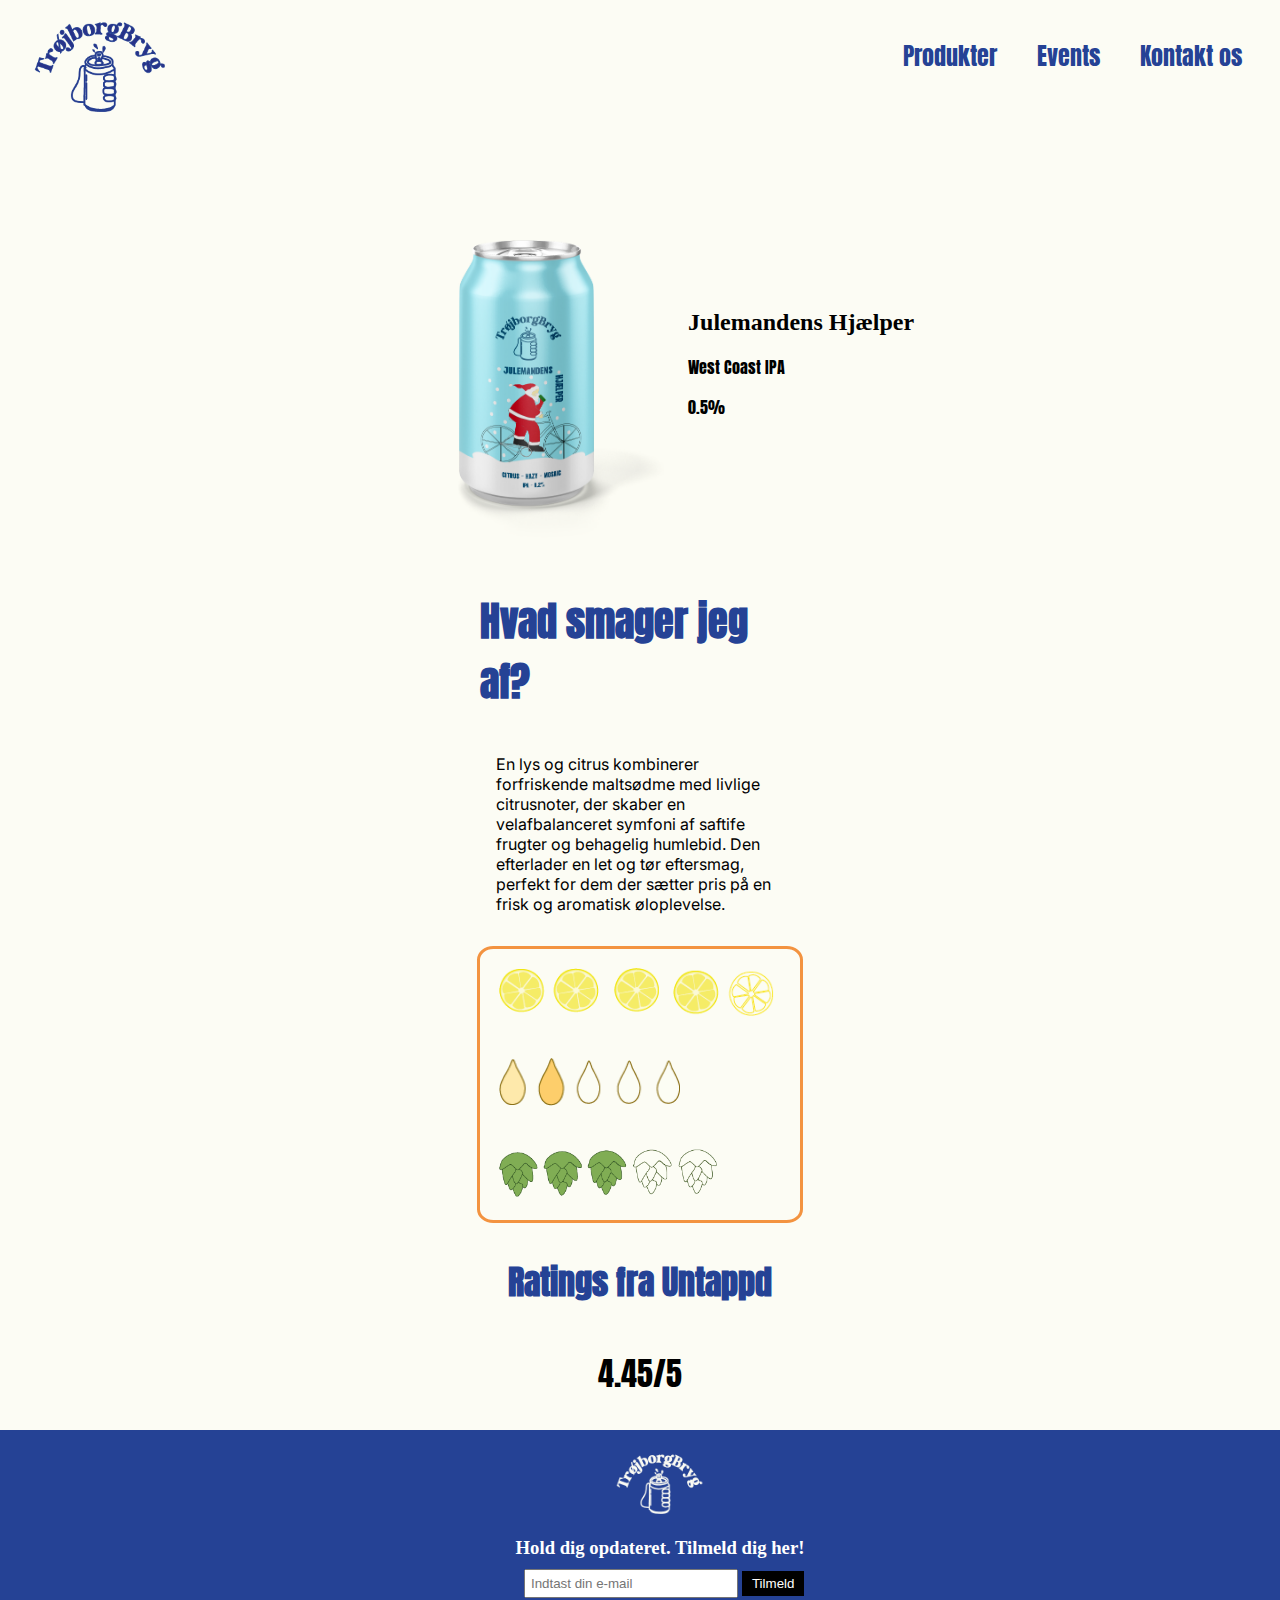
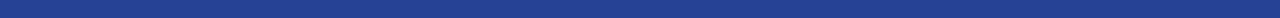
<file: julemanden.html>
<!DOCTYPE html>
<html lang="da">
<head>
    <meta charset="UTF-8">
    <meta name="viewport" content="width=device-width, initial-scale=1.0">
    <title>TrøjborgBryg - Julemandens Hjælper</title>

    <link rel="icon" type="image/x-icon" href="img/logo/logo-header.webp">

    <!--Linker til overskrift-font-->
    <link rel="preconnect" href="https://fonts.googleapis.com">
    <link rel="preconnect" href="https://fonts.gstatic.com" crossorigin>
    <link href="https://fonts.googleapis.com/css2?family=Anton&display=swap" rel="stylesheet"> 

    <!--Link ti l CDNJS (ikoner)-->
    <link rel="stylesheet" href="https://cdnjs.cloudflare.com/ajax/libs/font-awesome/6.5.1/css/all.min.css" integrity="sha512-DTOQO9RWCH3ppGqcWaEA1BIZOC6xxalwEsw9c2QQeAIftl+Vegovlnee1c9QX4TctnWMn13TZye+giMm8e2LwA==" crossorigin="anonymous" referrerpolicy="no-referrer" />
  
    <!--Link til tekst-font-->
    <link rel="preconnect" href="https://fonts.googleapis.com">
<link rel="preconnect" href="https://fonts.gstatic.com" crossorigin>
<link href="https://fonts.googleapis.com/css2?family=Anton&family=Inter&display=swap" rel="stylesheet">



    <!--Linker til mit CSS (vigtig at den er nederst)-->
    <link rel="stylesheet" href="css/style.css">
</head>




<body>




<header>
    <!--NAV BAR START-->
    <nav>
      <!-- Tilføjer input tag, label tag og i tag fra fontawesome icon -->
      <input type="checkbox" id="check">
      <!--  Tilføjer class attribute -->
      <label for="check" class="checkbtn">
        <i class="fa fa-bars" ></i>
      </label>
      <label class="logo"> <a href="index.html"> <img src="img/logo/logo-header.webp" alt="Logo"></a></label>
        <ul>
          <!-- Tilføjer active class-->
          <li><a class="active" href="produkter.html">Produkter</a></li>
          <li><a href="events.html">Events</a></li>
          <li><a href="kontakt.html">Kontakt os</a></li>
        </ul>
    </nav>
    <!--NAV BAR SLUT-->
  </header>





    
  <main>


   

      <!--Billede af dåse + navn-->
      
          <div class="pb-start">

            <div class="pb-daase">
              <img src="img/produktbeskrivelse/julemandenshjaelper.webp" alt='Julemandens Hjælper'>
            </div>
      
            <div class="txt-container">
                 <div class="pb-underoverskrift">
                   <h2>Julemandens Hjælper</h2>
                 </div>
              <div class="pb-navn-procent"><p>West Coast IPA</p></div>
              <div class="pb-navn-procent"><p>0.5%</p></div>
            </div>

          </div>
      <!--''Hvad smager jeg af''-->
      <section class="pb-container">

      
        <div class="pb-tekst">
          <div class="pb-tekst2"> 
            <h1 class="pb-overskrift">Hvad smager jeg af?</h1>

            <p>En lys og citrus kombinerer forfriskende maltsødme med livlige 
              citrusnoter, der skaber en velafbalanceret symfoni af saftife 
              frugter og behagelig humlebid. Den efterlader en let og tør eftersmag,
               perfekt for dem der sætter pris på en frisk og aromatisk øloplevelse.
            </p>
          </div>
        
      
          <div class="orange-streg-pb">
            <img class="lemons" src="img/produktbeskrivelse/lemons.webp" alt="Citro-figurer">
            <img class="draabe" src="img/produktbeskrivelse/draaber.webp" alt="Dråbe-figurer">
            <img class="humle" src="img/produktbeskrivelse/humle.webp" alt="Humle-figurer">
          </div>

          <div class="untappd-overskrift"><h3>Ratings fra Untappd</h3></div>
          <div class="untappd-box">
            <a href="https://untappd.com/"><i class="fa-brands fa-untappd"></i></a>
            <p>4.45/5</p>
          </div>

        </div>
      
      
      
      
      
      </section>
      
      
  
  </main>


  <!--FOOTER START-->
  <footer>
    <div class="footer-container">

        
      <div class="logo-footer">
        <img src="img/logo/logo-footer.webp" alt="Company Logo">
      </div>

      <div class="facebook-links">
        <a href="https://www.facebook.com/home.php"><i class="fab fa-facebook"></i></a>
        <a href="https://www.instagram.com/"><i class="fa-brands fa-instagram"></i></a>
        <a href="https://untappd.com/"><i class="fa-brands fa-untappd"></i></a>
      </div>

      <div class="subscribe-container">
        <h3>Hold dig opdateret. Tilmeld dig her!</h3>
        <form>
          <input type="email" class="email-input" placeholder="Indtast din e-mail">
          <button type="submit" class="subscribe-button">Tilmeld</button>
        </form>
      </div>
    </div>
  </footer>

<!--FOOTER SLUT-->










</body>
</file>
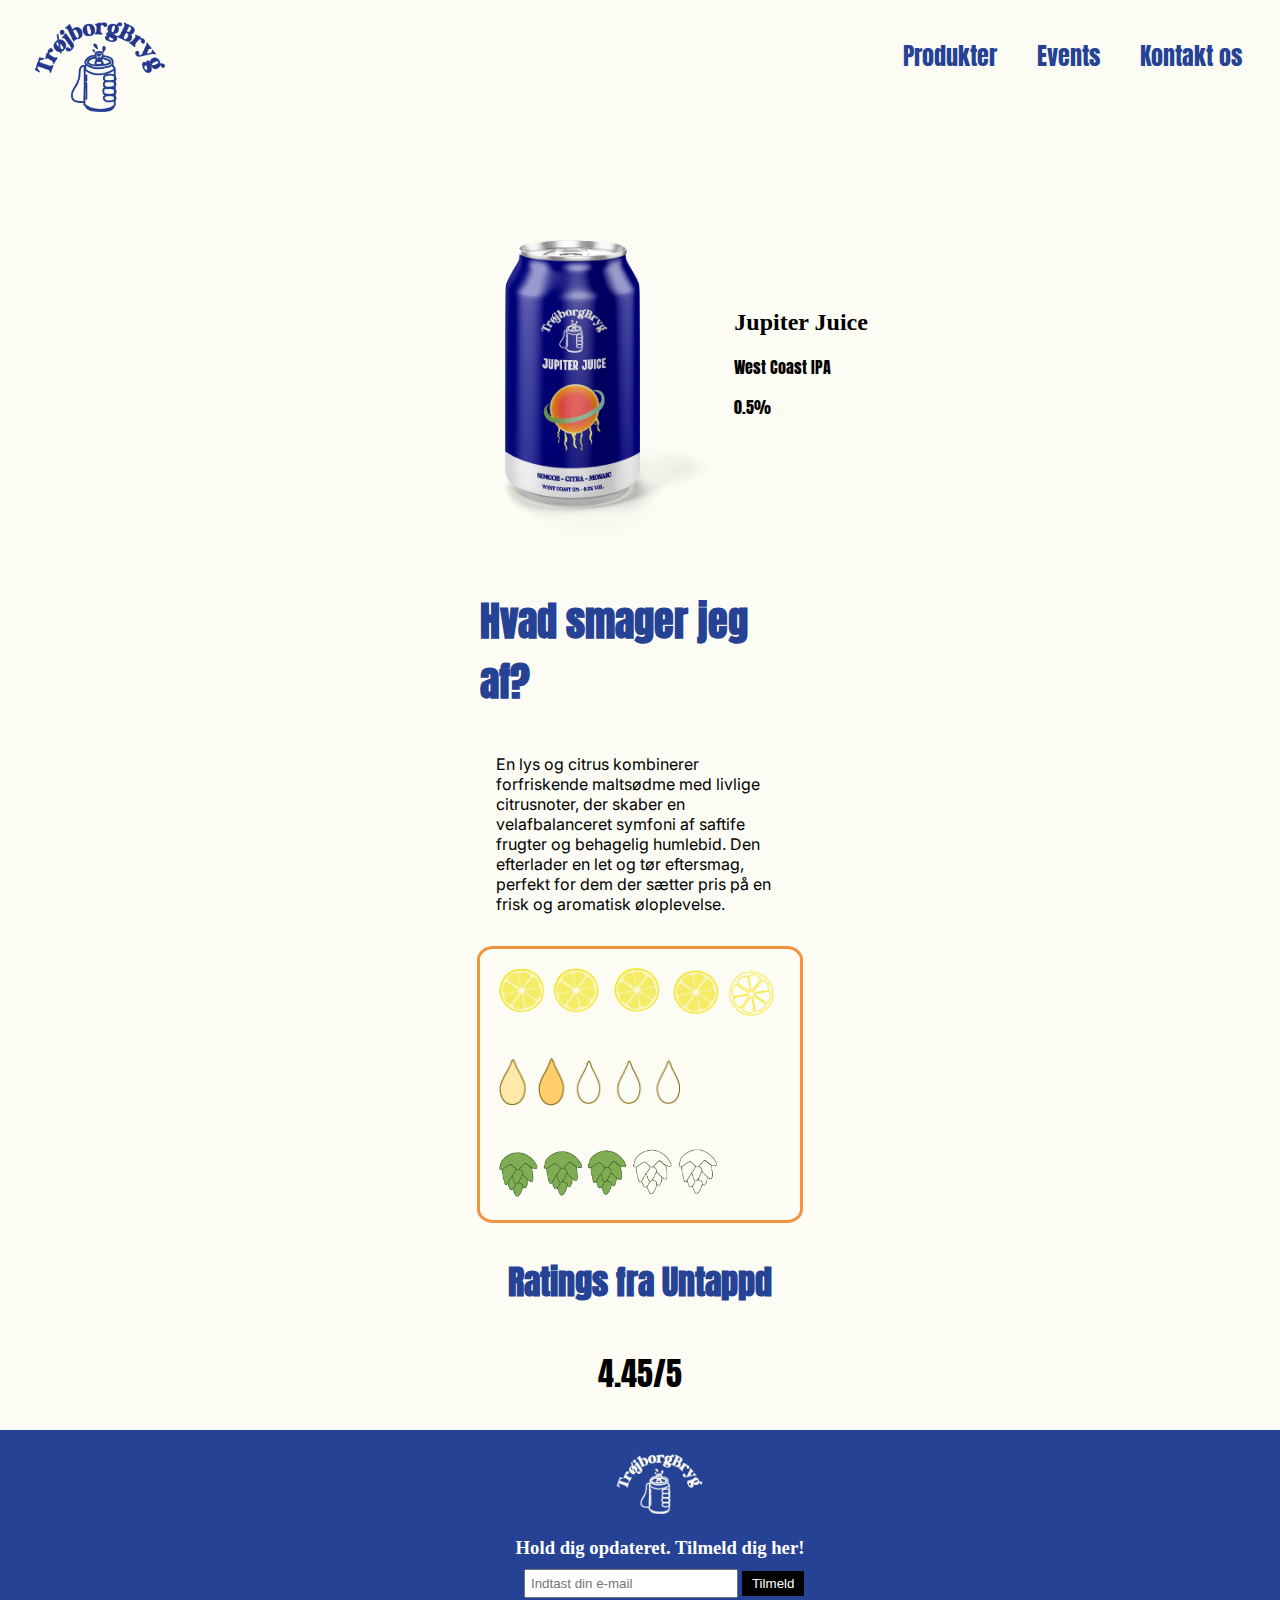
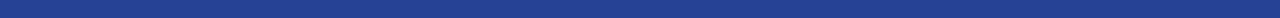
<file: jupiterjuice.html>
<!DOCTYPE html>
<html lang="da">
<head>
    <meta charset="UTF-8">
    <meta name="viewport" content="width=device-width, initial-scale=1.0">
    <title>TrøjborgBryg - Jupiter Juice</title>

    <link rel="icon" type="image/x-icon" href="img/logo/logo-header.webp">

    <!--Linker til overskrift-font-->
    <link rel="preconnect" href="https://fonts.googleapis.com">
    <link rel="preconnect" href="https://fonts.gstatic.com" crossorigin>
    <link href="https://fonts.googleapis.com/css2?family=Anton&display=swap" rel="stylesheet"> 

    <!--Link ti l CDNJS (ikoner)-->
    <link rel="stylesheet" href="https://cdnjs.cloudflare.com/ajax/libs/font-awesome/6.5.1/css/all.min.css" integrity="sha512-DTOQO9RWCH3ppGqcWaEA1BIZOC6xxalwEsw9c2QQeAIftl+Vegovlnee1c9QX4TctnWMn13TZye+giMm8e2LwA==" crossorigin="anonymous" referrerpolicy="no-referrer" />
  
    <!--Link til tekst-font-->
    <link rel="preconnect" href="https://fonts.googleapis.com">
<link rel="preconnect" href="https://fonts.gstatic.com" crossorigin>
<link href="https://fonts.googleapis.com/css2?family=Anton&family=Inter&display=swap" rel="stylesheet">



    <!--Linker til mit CSS (vigtig at den er nederst)-->
    <link rel="stylesheet" href="css/style.css">
</head>




<body>




<header>
    <!--NAV BAR START-->
    <nav>
      <!-- Tilføjer input tag, label tag og i tag fra fontawesome icon -->
      <input type="checkbox" id="check">
      <!--  Tilføjer class attribute -->
      <label for="check" class="checkbtn">
        <i class="fa fa-bars" ></i>
      </label>
      <label class="logo">  <a href="index.html"><img src="img/logo/logo-header.webp" alt="Logo"></a></label>
        <ul>
          <!-- Tilføjer active class-->
          <li><a class="active" href="produkter.html">Produkter</a></li>
          <li><a href="events.html">Events</a></li>
          <li><a href="kontakt.html">Kontakt os</a></li>
        </ul>
    </nav>
    <!--NAV BAR SLUT-->
  </header>




    
  <main>


   

      <!--Billede af dåse + navn-->
      
          <div class="pb-start">

            <div class="pb-daase">
              <img src="img/produktbeskrivelse/jupiterjuice.webp" alt="Jupiter juice">
            </div>
      
            <div class="txt-container">
                 <div class="pb-underoverskrift">
                   <h2>Jupiter Juice</h2>
                 </div>
              <div class="pb-navn-procent"><p>West Coast IPA</p></div>
              <div class="pb-navn-procent"><p>0.5%</p></div>
            </div>

          </div>
      <!--''Hvad smager jeg af''-->
      <section class="pb-container">

      
        <div class="pb-tekst">
          <div class="pb-tekst2"> 
            <h1 class="pb-overskrift">Hvad smager jeg af?</h1>

            <p>En lys og citrus kombinerer forfriskende maltsødme med livlige 
              citrusnoter, der skaber en velafbalanceret symfoni af saftife 
              frugter og behagelig humlebid. Den efterlader en let og tør eftersmag,
               perfekt for dem der sætter pris på en frisk og aromatisk øloplevelse.
            </p>
          </div>
        
      
          <div class="orange-streg-pb">
            <img class="lemons" src="img/produktbeskrivelse/lemons.webp" alt="Citro-figurer">
            <img class="draabe" src="img/produktbeskrivelse/draaber.webp" alt="Dråbe-figurer">
            <img class="humle" src="img/produktbeskrivelse/humle.webp" alt="Humle-figurer">
          </div>

          <div class="untappd-overskrift"><h3>Ratings fra Untappd</h3></div>
          <div class="untappd-box">
            <a href="https://untappd.com/"><i class="fa-brands fa-untappd"></i></a>
            <p>4.45/5</p>
          </div>

        </div>
      
      
      
      
      
      </section>
      
      
  
  </main>


  <!--FOOTER START-->
  <footer>
    <div class="footer-container">

        
      <div class="logo-footer">
        <img src="img/logo/logo-footer.webp" alt="Company Logo">
      </div>

      <div class="facebook-links">
        <a href="https://www.facebook.com/home.php"><i class="fab fa-facebook"></i></a>
        <a href="https://www.instagram.com/"><i class="fa-brands fa-instagram"></i></a>
        <a href="https://untappd.com/"><i class="fa-brands fa-untappd"></i></a>
      </div>

      <div class="subscribe-container">
        <h3>Hold dig opdateret. Tilmeld dig her!</h3>
        <form>
          <input type="email" class="email-input" placeholder="Indtast din e-mail">
          <button type="submit" class="subscribe-button">Tilmeld</button>
        </form>
      </div>
    </div>
  </footer>

<!--FOOTER SLUT-->










</body>
</file>
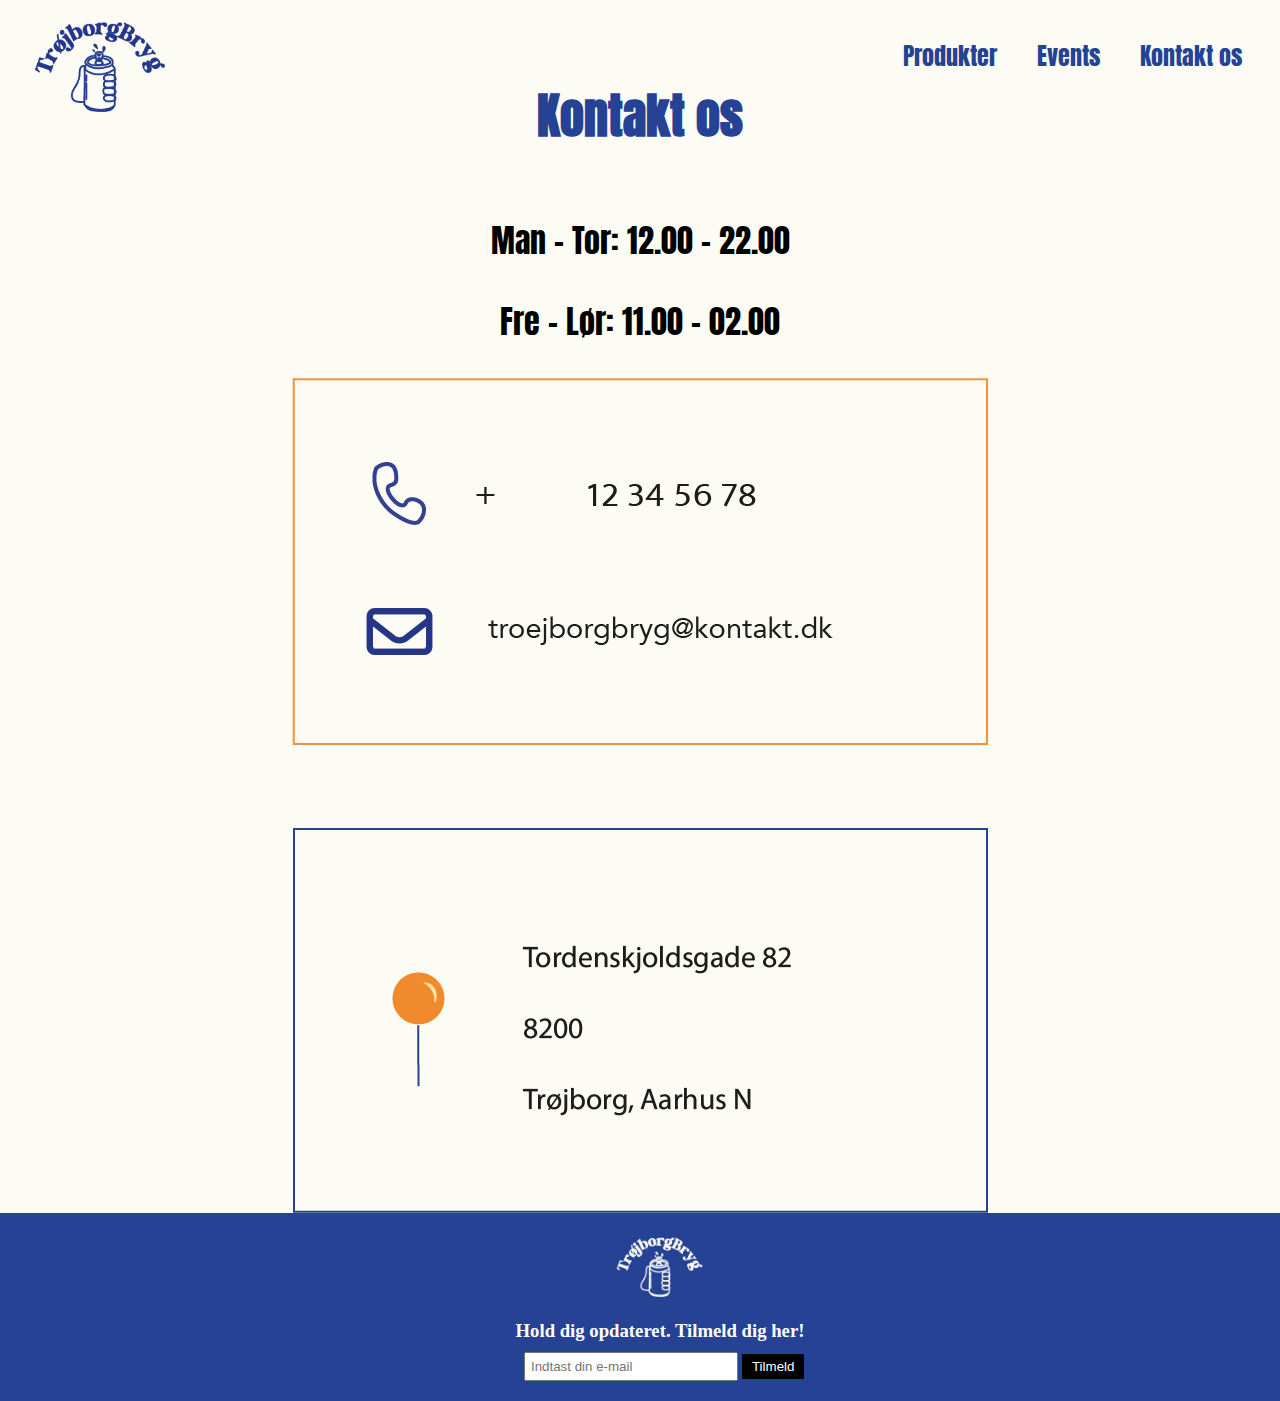
<file: kontakt.html>
<!DOCTYPE html>
<html lang="da">
<head>
    <meta charset="UTF-8">
    <meta name="viewport" content="width=device-width, initial-scale=1.0">
    <title>TrøjborgBryg - Kontakt Os</title>

    <link rel="icon" type="image/x-icon" href="img/logo/logo-header.webp">

  

    <!--Linker til overskrift-font-->
    <link rel="preconnect" href="https://fonts.googleapis.com">
    <link rel="preconnect" href="https://fonts.gstatic.com" crossorigin>
    <link href="https://fonts.googleapis.com/css2?family=Anton&display=swap" rel="stylesheet"> 

    <!--Link ti l CDNJS (ikoner)-->
    <link rel="stylesheet" href="https://cdnjs.cloudflare.com/ajax/libs/font-awesome/6.5.1/css/all.min.css" integrity="sha512-DTOQO9RWCH3ppGqcWaEA1BIZOC6xxalwEsw9c2QQeAIftl+Vegovlnee1c9QX4TctnWMn13TZye+giMm8e2LwA==" crossorigin="anonymous" referrerpolicy="no-referrer" />
  
    <!--Link til tekst-font-->
    <link rel="preconnect" href="https://fonts.googleapis.com">
<link rel="preconnect" href="https://fonts.gstatic.com" crossorigin>
<link href="https://fonts.googleapis.com/css2?family=Anton&family=Inter&display=swap" rel="stylesheet">

    <!--Linker til mit CSS (vigtig at den er nederst)-->
    <link rel="stylesheet" href="css/style.css">
</head>




<body>

  <header>
    <!--NAV BAR START-->
    <nav>
      <!-- Tilføjer input tag, label tag og i tag fra fontawesome icon -->
      <input type="checkbox" id="check">
      <!--  Tilføjer class attribute -->
      <label for="check" class="checkbtn">
        <i class="fa fa-bars" ></i>
      </label>
    <label class="logo"><a href="index.html"><img src="img/logo/logo-header.webp" alt="Logo"></a></label>
        <ul>
          <!-- Tilføjer active class-->
          <li><a class="active" href="produkter.html">Produkter</a></li>
          <li><a href="events.html">Events</a></li>
          <li><a href="kontakt.html">Kontakt os</a></li>
        </ul>
    </nav>
    <!--NAV BAR SLUT-->
  </header>

  <main>

<!--Åbningstider-->
<div class="kontakt-tider">

  <h1 class="overskrift">Kontakt os</h1>

  <div class="tiderk">
  <p>
      Man - Tor: 12.00 - 22.00
  </p>

  <p>
      Fre - Lør: 11.00 - 02.00
  </p>
</div>

</div>

<div class="kontakt">
  <img src="img/kontakt/kontakt.webp" alt="Kontakt">

</div>

</main>
  <!--FOOTER START-->
  <footer>
    <div class="footer-container">

        
      <div class="logo-footer">
        <img src="img/logo/logo-footer.webp" alt="Company Logo">
      </div>

      <div class="facebook-links">
        <a href="https://www.facebook.com/home.php"><i class="fab fa-facebook"></i></a>
        <a href="https://www.instagram.com/"><i class="fa-brands fa-instagram"></i></a>
        <a href="https://untappd.com/"><i class="fa-brands fa-untappd"></i></a>
      </div>

      <div class="subscribe-container">
        <h3>Hold dig opdateret. Tilmeld dig her!</h3>
        <form>
          <input type="email" class="email-input" placeholder="Indtast din e-mail">
          <button type="submit" class="subscribe-button">Tilmeld</button>
        </form>
      </div>
    </div>
  </footer>

<!--FOOTER SLUT-->
   
</body>

</html>
</file>
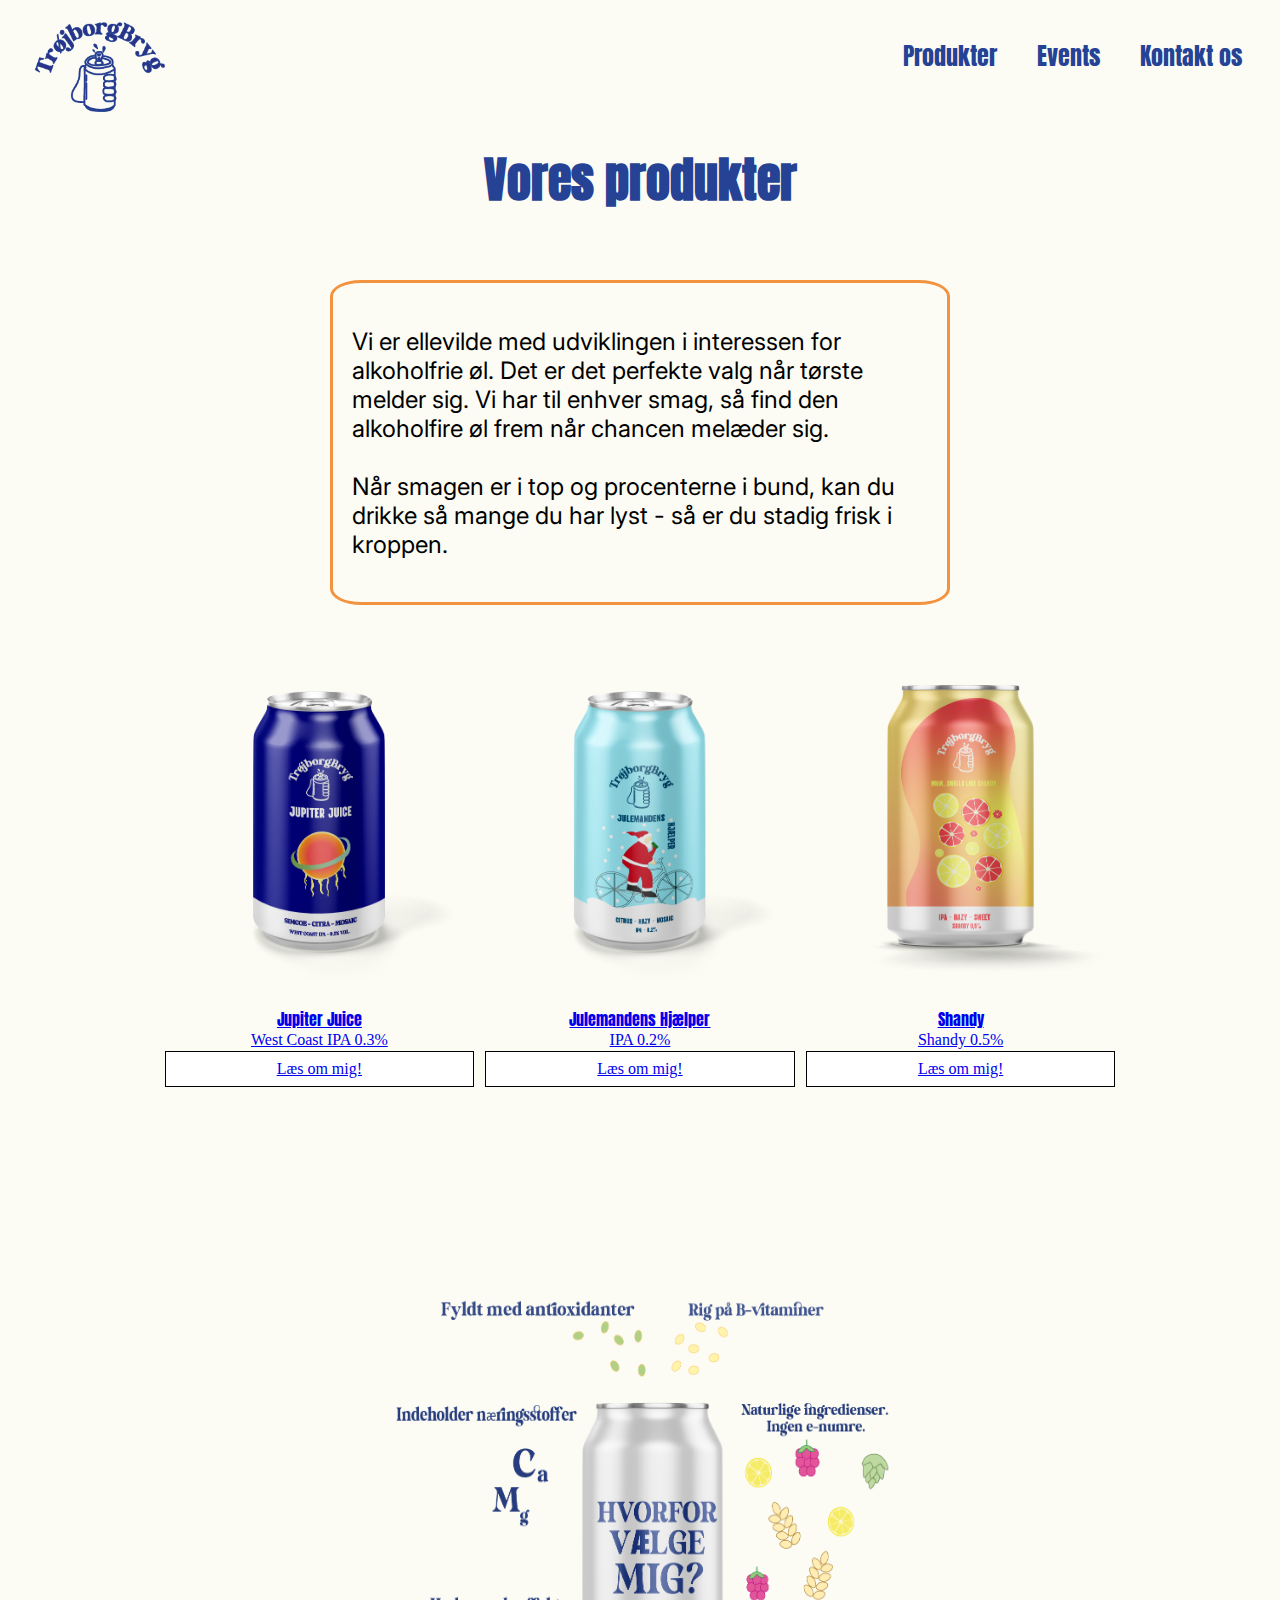
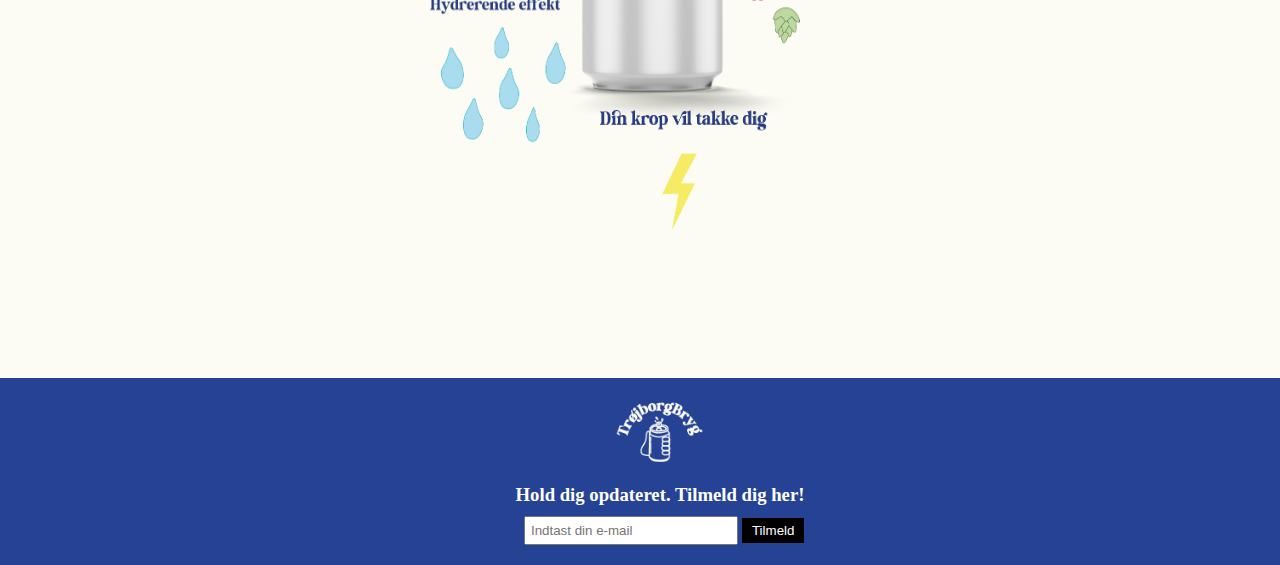
<file: produkter.html>
<!DOCTYPE html>
<html lang="da">
<head>
    <meta charset="UTF-8">
    <meta name="viewport" content="width=device-width, initial-scale=1.0">
    <meta name="description" content="Se vores store udvalg af alkoholfrie øl med mange nye smage"/>
    <title>TrøjborgBryg - Produkter</title>

    <link rel="icon" type="image/x-icon" href="img/logo/logo-header.webp">


    <!--Linker til overskrift-font-->
    <link rel="preconnect" href="https://fonts.googleapis.com">
    <link rel="preconnect" href="https://fonts.gstatic.com" crossorigin>
    <link href="https://fonts.googleapis.com/css2?family=Anton&display=swap" rel="stylesheet"> 

    <!--Link ti l CDNJS (ikoner)--> 
    <link rel="stylesheet" href="https://cdnjs.cloudflare.com/ajax/libs/font-awesome/6.5.1/css/all.min.css" integrity="sha512-DTOQO9RWCH3ppGqcWaEA1BIZOC6xxalwEsw9c2QQeAIftl+Vegovlnee1c9QX4TctnWMn13TZye+giMm8e2LwA==" crossorigin="anonymous" referrerpolicy="no-referrer" />
  
    <!--Link til tekst-font-->
    <link rel="preconnect" href="https://fonts.googleapis.com">
<link rel="preconnect" href="https://fonts.gstatic.com" crossorigin>
<link href="https://fonts.googleapis.com/css2?family=Anton&family=Inter&display=swap" rel="stylesheet">

    <!--Linker til mit CSS (vigtig at den er nederst)-->
    <link rel="stylesheet" href="css/style.css">
</head>




<!--BODY START-->
<body>

<header>
    <!--NAV BAR START-->
    <nav>
      <!-- Tilføjer input tag, label tag og i tag fra fontawesome icon -->
      <input type="checkbox" id="check">
      <!--  Tilføjer class attribute -->
      <label for="check" class="checkbtn">
        <i class="fa fa-bars" ></i>
      </label>
        <label class="logo"><a href="index.html"><img src="img/logo/logo-header.webp" alt="Logo"></a></label>
        <ul>
          <!-- Tilføjer active class-->
          <li><a class="active" href="produkter.html">Produkter</a></li>
          <li><a href="events.html">Events</a></li>
          <li><a href="kontakt.html">Kontakt os</a></li>
        </ul>
    </nav>
    <!--NAV BAR SLUT-->
  </header>



    
    <main>
      
      <!--Overskirft + orange txt box 1-->
    <section class="orange-box-billeder1">
  
      <h1 class="overskrift-produkter">
        Vores produkter
      </h1>
  
  
      <div class="orange-streg">
        <p>
          Vi er ellevilde med udviklingen i interessen for alkoholfrie øl. Det er det perfekte valg når tørste melder sig. Vi har til enhver smag, så find den alkoholfire øl frem når chancen melæder sig.
          <br>
          <br>
          Når smagen er i top og procenterne i bund, kan du drikke så mange du har lyst - så er du stadig frisk i kroppen.
        </p>
    </div>
   
    </section>

    <!--Hver enkelt dåse-->

   <section class="produkt-varianter">

    <div class="produkter-jupiterjuice">
     <img src="img/produkter/jupiterjuice.webp" alt="Jupiter Juice">
      <a class="produkter-jupiter-link" href="jupiterjuice.html">Jupiter Juice</a>
      <div class="produkter-knap2"><a href="jupiterjuice.html">West Coast IPA 0.3%</a></div>
      <div class="produkter-knap1"><a href="jupiterjuice.html">Læs om mig!</a></div>
    </div>

    <div class="produkter-julemanden">
      <img src="img/produkter/julemandenshjaelper.webp" alt="Julemandens Hjælper">
      <a class="produkter-julemanden-link" href="julemanden.html">Julemandens Hjælper</a>
      <div class="produkter-knap2"><a href="julemanden.html">IPA 0.2%</a></div>
      <div class="produkter-knap1"><a href="julemanden.html">Læs om mig!</a></div>
    </div>

    <div class="produkter-shandy">
     <img src="img/produkter/shandy.webp" alt="Shandy">
      <a class="produkter-shandy-link" href="shandy.html">Shandy</a>
      <div class="produkter-knap2"><a href="shandy.html">Shandy 0.5%</a></div>
      <div class="produkter-knap1"><a href="shandy.html">Læs om mig!</a></div>
    </div>


   </section>

   




  
  
    <div class="infographic">
        <img src="img/produkter/infographic.webp" alt="Infographic">
    </div>
  
  
    </main>












  
    <!--FOOTER START-->
    <footer>
      <div class="footer-container">
  
          
        <div class="logo-footer">
          <img src="img/logo/logo-footer.webp" alt="Company Logo">
        </div>
  
        <div class="facebook-links">
          <a href="https://www.facebook.com/home.php"><i class="fab fa-facebook"></i></a>
          <a href="https://www.instagram.com/"><i class="fa-brands fa-instagram"></i></a>
          <a href="https://untappd.com/"><i class="fa-brands fa-untappd"></i></a>
        </div>
  
        <div class="subscribe-container">
          <h3>Hold dig opdateret. Tilmeld dig her!</h3>
          <form>
            <input type="email" class="email-input" placeholder="Indtast din e-mail">
            <button type="submit" class="subscribe-button">Tilmeld</button>
          </form>
        </div>
      </div>
    </footer>
  
  <!--FOOTER SLUT-->
  
  
  
  
  
  
      
  </body>
  <!--BODY SLUT-->
  





   


</html>
</file>
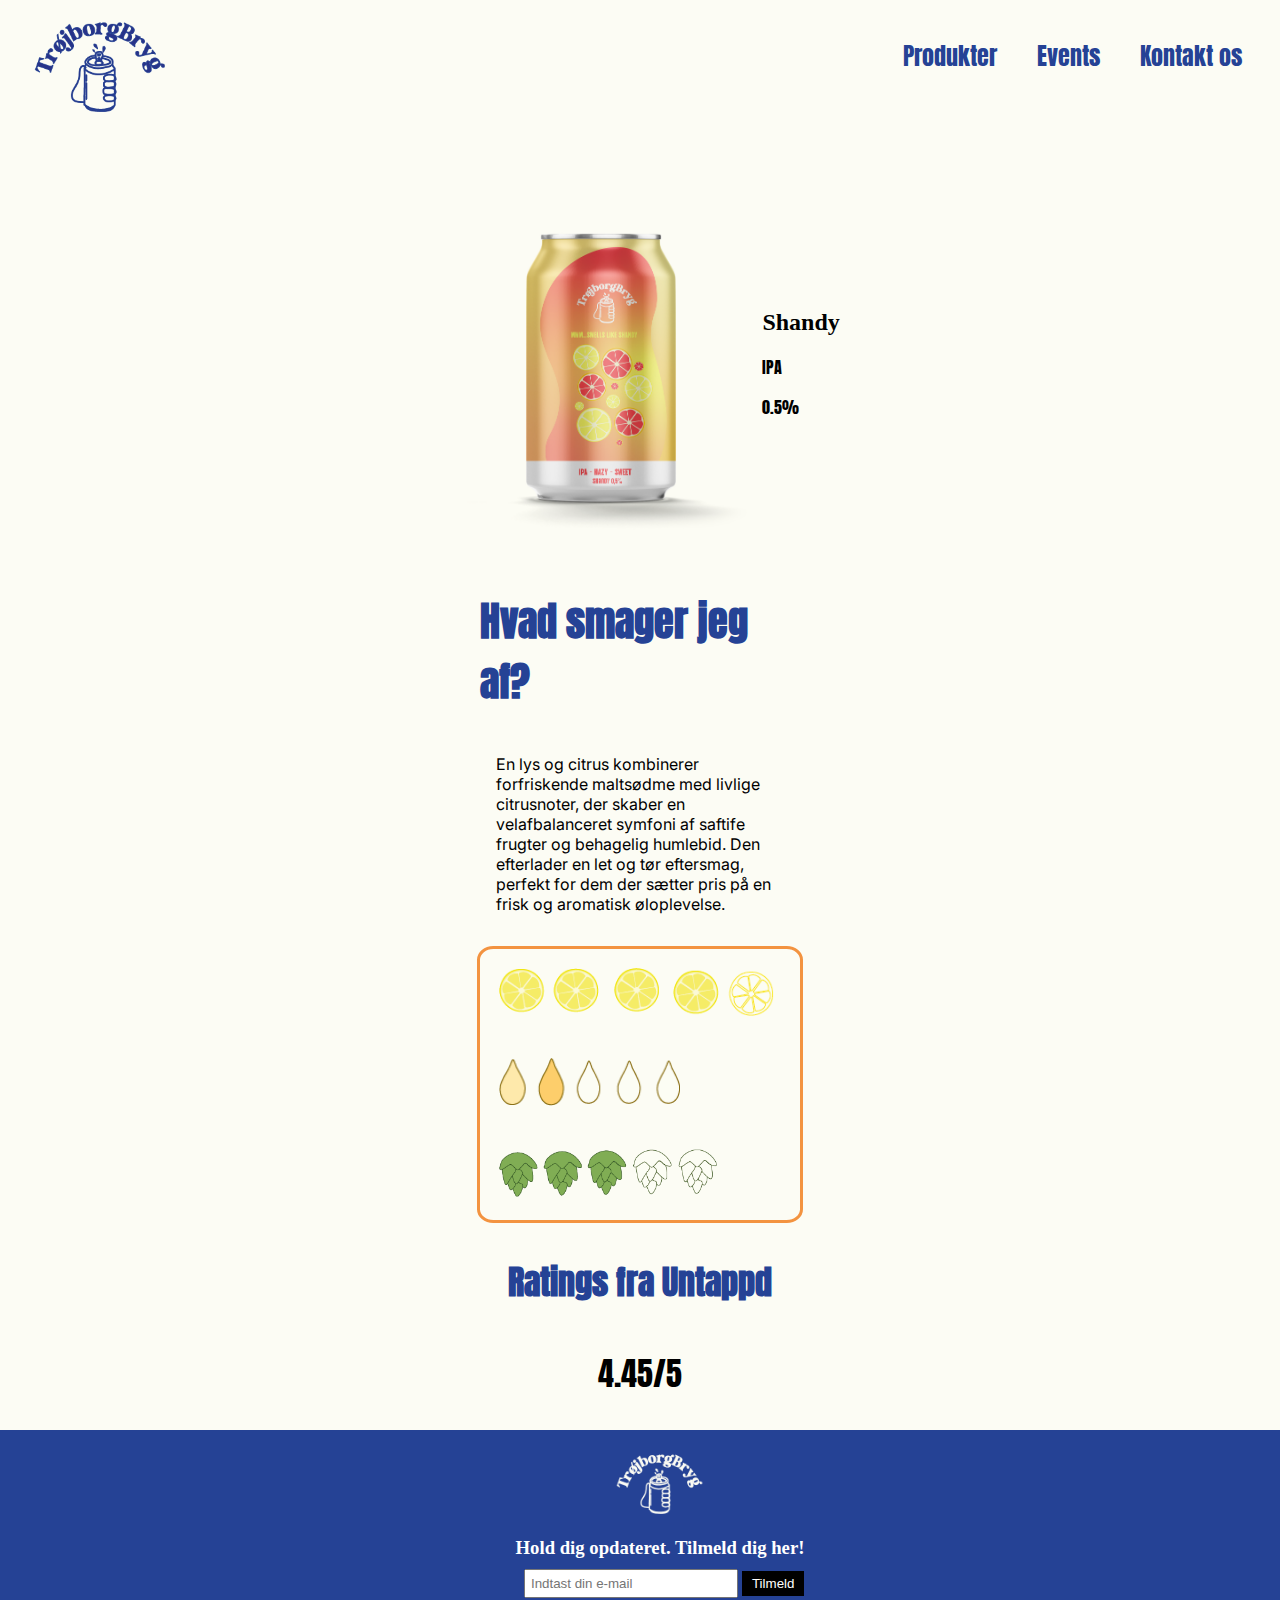
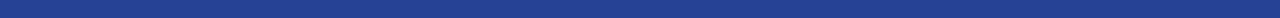
<file: shandy.html>
<!DOCTYPE html>
<html lang="da">
<head>
    <meta charset="UTF-8">
    <meta name="viewport" content="width=device-width, initial-scale=1.0">
    <title>TrøjborgBryg - Shandy</title>

    <link rel="icon" type="image/x-icon" href="img/logo/logo-header.webp">

    <!--Linker til overskrift-font-->
    <link rel="preconnect" href="https://fonts.googleapis.com">
    <link rel="preconnect" href="https://fonts.gstatic.com" crossorigin>
    <link href="https://fonts.googleapis.com/css2?family=Anton&display=swap" rel="stylesheet"> 

    <!--Link ti l CDNJS (ikoner)-->
    <link rel="stylesheet" href="https://cdnjs.cloudflare.com/ajax/libs/font-awesome/6.5.1/css/all.min.css" integrity="sha512-DTOQO9RWCH3ppGqcWaEA1BIZOC6xxalwEsw9c2QQeAIftl+Vegovlnee1c9QX4TctnWMn13TZye+giMm8e2LwA==" crossorigin="anonymous" referrerpolicy="no-referrer" />
  
    <!--Link til tekst-font-->
    <link rel="preconnect" href="https://fonts.googleapis.com">
<link rel="preconnect" href="https://fonts.gstatic.com" crossorigin>
<link href="https://fonts.googleapis.com/css2?family=Anton&family=Inter&display=swap" rel="stylesheet">



    <!--Linker til mit CSS (vigtig at den er nederst)-->
    <link rel="stylesheet" href="css/style.css">
</head>




<body>




<header>
    <!--NAV BAR START-->
    <nav>
      <!-- Tilføjer input tag, label tag og i tag fra fontawesome icon -->
      <input type="checkbox" id="check">
      <!--  Tilføjer class attribute -->
      <label for="check" class="checkbtn">
        <i class="fa fa-bars" ></i>
      </label>
       <label class="logo"> <a href="index.html"><img src="img/logo/logo-header.webp" alt="Logo"></a></label>
        <ul>
          <!-- Tilføjer active class-->
          <li><a class="active" href="produkter.html">Produkter</a></li>
          <li><a href="events.html">Events</a></li>
          <li><a href="kontakt.html">Kontakt os</a></li>
        </ul>
    </nav>
    <!--NAV BAR SLUT-->
  </header>





    
  <main>


   

      <!--Billede af dåse + navn-->
      
          <div class="pb-start">

            <div class="pb-daase">
              <img src="img/produktbeskrivelse/shandy.webp" alt="Shandy">
            </div>
      
            <div class="txt-container">
                 <div class="pb-underoverskrift">
                   <h2>Shandy</h2>
                 </div>
              <div class="pb-navn-procent"><p>IPA</p></div>
              <div class="pb-navn-procent"><p>0.5%</p></div>
            </div>

          </div>
      <!--''Hvad smager jeg af''-->
      <section class="pb-container">

      
        <div class="pb-tekst">
          <div class="pb-tekst2"> 
            <h1 class="pb-overskrift">Hvad smager jeg af?</h1>

            <p>En lys og citrus kombinerer forfriskende maltsødme med livlige 
              citrusnoter, der skaber en velafbalanceret symfoni af saftife 
              frugter og behagelig humlebid. Den efterlader en let og tør eftersmag,
               perfekt for dem der sætter pris på en frisk og aromatisk øloplevelse.
            </p>
          </div>
        
      
          <div class="orange-streg-pb">
            <img class="lemons" src="img/produktbeskrivelse/lemons.webp" alt="Citro-figurer">
            <img class="draabe" src="img/produktbeskrivelse/draaber.webp" alt="Dråbe-figurer">
            <img class="humle" src="img/produktbeskrivelse/humle.webp" alt="Humle-figurer">
          </div>

          <div class="untappd-overskrift"><h3>Ratings fra Untappd</h3></div>
          <div class="untappd-box">
            <a href="https://untappd.com/"><i class="fa-brands fa-untappd"></i></a>
            <p>4.45/5</p>
          </div>

        </div>
      
      
      
      
      
      </section>
      
      
  
  </main>


  <!--FOOTER START-->
  <footer>
    <div class="footer-container">

        
      <div class="logo-footer">
        <img src="img/logo/logo-footer.webp" alt="Company Logo">
      </div>

      <div class="facebook-links">
        <a href="https://www.facebook.com/home.php"><i class="fab fa-facebook"></i></a>
        <a href="https://www.instagram.com/"><i class="fa-brands fa-instagram"></i></a>
        <a href="https://untappd.com/"><i class="fa-brands fa-untappd"></i></a>
      </div>

      <div class="subscribe-container">
        <h3>Hold dig opdateret. Tilmeld dig her!</h3>
        <form>
          <input type="email" class="email-input" placeholder="Indtast din e-mail">
          <button type="submit" class="subscribe-button">Tilmeld</button>
        </form>
      </div>
    </div>
  </footer>

<!--FOOTER SLUT-->










</body>
</file>
<file: css/style.css>
body{
    padding: 0;
    margin: 0;
    text-decoration: none;
    list-style: none;
    box-sizing: border-box;
    background-color: #fcfcf4;
    width: 100%;
}





/**************************************STYLING AF NAVBAR TIL COMPUTER (MIN WIDTH PÅ 1024PX )**************************/



  /* Styler nav */
  
  nav {
    background-color: #fcfcf4;
    height: 80px;
    width: 100%;
  }

  nav {
    position: fixed;
    top: 0;
    display: flex;
    flex-direction: row;
    justify-content: space-between;
    align-items: stretch;
}


  nav ul {
    float: right;
    margin-right: 20px;
  }
  
  nav ul li {
    display: inline-block;
    line-height: 80px;
    margin: 0 5px;
  }
 
  /* Styler link i  nav */
  
  nav ul li a {
    color: #254295;
    font-size: 12px;
  }
  

  
  nav ul li a {
    color: #254295;
    font-size: 17px;
    padding: 7px 13px;
    border-radius: 3px;
    text-decoration: none;
    font-family:'Anton', sans-serif; ;

  }
  

  /* styler  label checkbtn class */
  .checkbtn {
    font-size: 30px;
    color: white;
    float: right;
    line-height: 80px;
    margin-right: 40px;
    cursor: pointer;
  }
  
  label.logo {
    display: block;
}

.logo img{
    height: 4.5rem;
    margin-left: 2rem;
    margin-top: 1rem;
    margin-bottom: 2rem;


}


  /* styler input tag  */
  #check {
    display: none;
  }

  /*Min burgermenu og logo skiftede plads, og dette hjalp med at få dem tilbage til deres originale plads*/
  #check, .checkbtn, .logo ul{
    order:2

  }

  /* styler label checkbtn class - display none*/
  .checkbtn {
    font-size: 30px;
    color: white;
    float: right;
    line-height: 80px;
    margin-right: 40px;
    cursor: pointer;
    display: none;
  }
  


/* laver navbar position fixed */

nav {
  position: fixed;
  top: 0;
}
  
  

/**************************************STYLING AF FOOTER***************************************************/

footer {
    background-color: #254295;
    color: #fff;
    padding: 20px;
    text-align: center;
    position:relative;
    bottom: 0;
    width: 100%;
  }

  .footer-container {
    display: flex;
    flex-direction: column; /* Ændret til kolonne-layout */
    align-items: center; /* Centrérr elementerne vandret */
  }

  .logo-footer img{
    height: 4rem;
  }

  .facebook-links {
   
    display: flex;
  }

  .facebook-links a {
    margin-right: 10px;
    color: #f39340;
    text-decoration: none;
  }

  .subscribe-container {
   
    text-align: right;
    flex-grow: 1; /* Tager op resten af pladsen til højre */
  }

  h3 {
    margin-bottom: 10px;
  }

  .email-input {
    padding: 5px;
    width: 200px;
  }

  .subscribe-button {
    padding: 5px 10px;
    background-color: black;
    color: #fff;
    border: none;
    cursor: pointer;
  }




/****************************************STYLING AF MAIN********************************************************/


/*Styling af forside på computer (1024px og derover*/

.tre-daaser{
    padding-top: 5rem;
}

.tre-daaser img{
    display: block;
    margin-left: auto;
    margin-right: auto;
    width: 50%;
    /*Det øverste gør jeg for at centrere mit billede*/
}

.overskrift{
    font-family: 'Anton', sans-serif;
    font-size: 3rem;
    text-align: center;
    padding: 2rem;
    color: #254295;
    margin-top: 3rem;
    
}

.orange-streg{
     /*Her centrer jeg min tekst til den orange text box*/
    display: block;
    margin-left: auto;
    margin-right: auto;
    width: 48%;
   /*Her sætter jeg en border på min div og giver den en farve og style*/
    border-style: solid;
    border-width: 0.20rem;
    border-color: #f39340;
    border-radius: 5%;
    justify-content: center;
}

.orange-streg p{
    font-family: 'Anton', sans-serif;
    font-family: 'Inter', sans-serif;
    padding: 1.2rem;
    font-size: 1.5rem;
}

.billeder-forside img {
    width: 23.5%;
    margin: 1rem;
}

.billeder-forside{
    display: flex;
    flex-wrap: wrap; /*rRETTET EN FEJL*/
    justify-content: center;
    margin: 1rem;
}



.spoergsmaal{
    font-family: 'Anton', sans-serif;
    font-size: 2rem;
    text-align: center;
    color: #254295;
}

.kontaktos{
    font-family: 'Anton', sans-serif;
    font-size: 2rem;
    text-align: center;
    margin-bottom: 1rem;
    color: orange;
}

/*Her fjerner jeg mit ''læs mere'' og ''læs mindre'' til min computerskærm, så den kun vises i media query til mobil*/
#ch, label{
    display: none;
}

#chc, label{
    display: none;
}

#chch, label{
    display: none;
}


/**************************************Styling af Produkter****************************************************************************************/
.produkt-varianter{
    display: flex;
    justify-content: center;
}


.overskrift-produkter{
    font-family: 'Anton', sans-serif;
    font-size: 3rem;
    text-align: center;
    padding: 2rem;
    color: #254295;
    padding-top: 7rem;
}

.produkter-jupiterjuice{
    background-color: #fcfcf4;
    width: 24.55%;
    text-align: center;
    font-size: 1rem;
    margin: 0.5rem 0.2rem;
}

.produkter-jupiterjuice img{
    width: 100%;
}

.produkter-julemanden{
    background-color: #fcfcf4;
    width: 24.55%;
    text-align: center;
    font-size: 1rem;
    margin: 0.5rem 0.2rem;
}

.produkter-julemanden img{
    width: 100%;
}

.produkter-shandy{
    background-color: #fcfcf4;
    width: 24.55%;
    text-align: center;
    font-size: 1rem;
    margin: 0.5rem 0.2rem;
}

.produkter-shandy img{
    width: 100%;
}
   
.produkter-shandy-link, .produkter-julemanden-link, .produkter-jupiter-link{
    font-family: 'Anton', sans-serif;
}



/*Knapper styling*/

.produkter-knap1{
    background-color: white;
    padding: 0.5rem;
    border-style: solid;
    border-width: 0.07rem;
    margin: 0.15rem;
    border-color: black;
    opacity: 0,5%;

}

.produkter-knap1:hover{
    background-color: orange;
    opacity: 60%;
}

 .produkter-knap2{
    background-color: #fcfcf4;
}


/*Styling af infographic*/


.infographic img{
    height: 55rem;
    display: block;
    margin-left: auto;
    margin-right: auto;
    width: 48%;
}


/**********************************************STYLING AF PRODUKTBESKRIVELSE TIL COMPUTER***********************/


.produktbeskrivelse-jupiterjuice{
    display: block;
    margin-left: auto;
    margin-right: auto;
    width: 50%;
    background-color: #fcfcf4;
    width: 24.55%;
    text-align: center;
    font-size: 1rem;
    margin: 0.5rem 0.2rem;
    
}

.produktbeskrivelse-jupiterjuice img{
    width: 100%;
}


/************************STYLING AF EVENTS TIL COMPUTER**********************************************************/




.overskrift-events{
    font-family: 'Anton', sans-serif;
    font-size: 3rem;
    text-align: center;
    padding: 2rem;
    color: #254295;
    padding-top: 7rem;
    margin-bottom: 2rem;
}

.under-overskrift{
    font-family: 'Anton', sans-serif;
    font-size: 2rem;
    color: #254295;
    margin-top: -1rem;
    
}

.event1, .event2{
    display: flex;
    flex-direction: row; /*RETTET EN FEJL*/
    margin-bottom: 5rem;
    font-family: 'Anton', sans-serif;
    font-family: 'Inter', sans-serif;
    text-align: left;

}

.event1 img{
    display: flex;
    height: 15rem;
    width: 14rem;

}

.event2 img{
    display: flex;
    height: 15rem;
}

.events{
    display: block;
    margin-left: auto;
    margin-right: auto;
    width: 70%;
}

.events-undertitel{
   font-weight: bolder;
   font-size: 1rem;
   font-family: 'Anton', sans-serif;
}

.tilmeld-knap{
    background-color: white;
    padding: 0.5rem;
    border-style: solid;
    border-width: 0.07rem;
    margin: 0.15rem;
    border-color: #254295;
    opacity: 0,5%;
    width: 9%;
    margin-top: 3rem;
    margin-left: 0.5rem;
    font-family: 'Anton', sans-serif;
    font-family: 'Inter', sans-serif;
    
}

.tilmeld-knap:hover{
    background-color: #f39340;
    opacity: 60%;
}


.kontakt-knap{
    background-color: white;
    padding: 0.5rem;
    border-style: solid;
    border-width: 0.07rem;
    margin: 0.15rem;
    border-color: #254295;
    opacity: 0,5%;
    width: 14%;
    margin-top: 0.6rem;
    margin-left: 0.5rem;
    font-family: 'Anton', sans-serif;
    font-family: 'Inter', sans-serif;
    
}

.kontakt-knap:hover{
    background-color: orange;
    opacity: 60%;
}

.event1 .card{
    margin-left: 1.5rem;
}

/**************STYLING AF PRODUKTBESKRIVELSE****************************/

.pb-container{
    justify-content: center;
}

.pb-start{
    display: flex;
  flex-direction: row;
  margin-top: 10rem;
  justify-content: center;
}

.pb-daase img{
    height: 25rem;
}

.txt-container{
    display: flex;
    flex-direction: column;
    justify-content: center;
}

.pb-navn-procent{
    font-family: 'Anton', sans-serif; ;
    margin-top: -1rem;
}

.orange-streg-pb{
        /*Her centrer jeg min tekst til den orange text box*/
        display: block;
        margin-left: auto;
        margin-right: auto;
        width: 20rem;
        height: 100%;
       /*Her sætter jeg en border på min div og giver den en farve og style*/
        border-style: solid;
        border-width: 0.20rem;
        border-color: #f39340;
        border-radius: 5%;
        
}

.humle, .lemons, .draabe{
    height: 3rem;
    padding: 1.2rem;
    width: auto;
}

.pb-tekst2{
        width: 25%;
        display: block;
        margin-left: auto;
        margin-right: auto;
        font-family: 'Anton', sans-serif;
        font-family: 'Inter', sans-serif;
}

.pb-tekst2 p{
    padding: 1rem;
}

.pb-overskrift{
    display: flex;
    flex-direction: row;
    align-items: center;
    justify-content: center;
    font-size: 2.5rem;
    font-family: 'Anton', sans-serif; 
    color: #254295;
}

.untappd-overskrift{
    font-family: 'Anton', sans-serif;
    font-size: 1.8rem;
    text-align: center;
    color: #254295;
    margin-top: 1.5rem;
}

.untappd-box{
    display: flex;
    flex-direction: row;
    align-items: center;
    justify-content: center;
    font-size: 2rem;
    font-family: 'Anton', sans-serif; 
}

.fa-untappd{
    color: #f39340;
}

/*Styling af ''Kontakt os''*/

.kontakt-tider{
    text-align: center;
    font-family: 'Anton', sans-serif; 
    font-size: 2rem;
}

.kontakt img{
    display: block;
    margin-left: auto;
    margin-right: auto;
    
}



/**************************Styling af Laptop max-width 1440px******************************************/

@media screen and (max-width:1440px){

    /*Styling af nav*/
    nav ul li a{
        font-size: 1.5rem;
    }

    .logo img{
        height: 6rem;
    }

   /*Styling af forside*/

   .spoergsmaal{
    margin-bottom: -2rem;
   }
   .kontaktos{
    margin-bottom: 2rem;
   }


.blaa-streg p{
    margin-left:8rem;
}

.blaa-streg img{
    margin-left: -9rem;
    margin-top: 6.5rem;
}


}

/**************************************MEDIA QUERY FOR TABLET( MAX-WIDTH 1023px)****************************************/



/*Media query TABLET - skærme fra 768px til 1023px (tablet)*/

/*Styling af NAV BAR*/
@media screen and (max-width:1023px){

   /*Sætterhøjde og position for logo img*/
   .logo img {
    height: 4rem;
    float: left;
  }

  nav ul li a {
    font-size: 25px;
    text-decoration: none;
    color: #fcfcf4;
  }

  h1 {
    padding-top: 16px;
  }

  /*styling af brugermenu icon*/
  .checkbtn {

    display: block;
    color: #254295;
  }

  ul {
      position: fixed;
      width: 100%;
      height: 100vh;
      background:#254295;
      top: 80px;
      left: 0;
      text-align: center;

  }



  nav ul li {
    display: block;
  }

    ul {
    left: 100%;
    transition: all 0.5s;
    }


  #check:checked ~ ul {
    left: 0;

  }



nav ul li {
  margin: 50px 0;
  line-height: 30px;
  
  }


nav{
    position: fixed;
    top: 0;
}

 /*Styling og fukntioner til ''læs mere'' og ''læs mindre''*/

label{
    display: inline-block;
    cursor: pointer;
    color: #254295;
    font-family: 'Anton', sans-serif;
    padding: 3px 13px;
    border-radius: 3px;
    margin-top: 12px;
    display: block;
    text-align: center;
}

.card{
    background-color: #fcfcf4;
}

#ch{
    display: none;
}


#ch:checked ~ .content{
    display: block;
}

#ch:checked ~ label {
    display: none;
}
.content{
    display: none;
}

/*nummer to læs mindre*/
#chc{
    display: none;
}


#chc:checked ~ .content{
    display: block;
}

#chc:checked ~ label {
    display: none;
}
.content{
    display: none;
}

/*nummer 3*/
#chch{
    display: none;
}


#chch:checked ~ .content{
    display: block;
}

#chch:checked ~ label {
    display: none;
}
.content{
    display: none;
}




/*Syling af produkter*/



.produkt-varianter{
    display: flex;
    flex-direction: column;
    align-items: center;
}

.produkter-jupiterjuice{
    background-color: #fcfcf4;
    width: 24.55%;
    text-align: center;
    font-size: 1rem;
    margin: 0.5rem 0.2rem;
}


.produkter-jupiterjuice{
    width: 70%;
}

.produkter-julemanden{
    width: 70%;
}

.produkter-shandy{
    width: 70%;
}

.produkter-jupiter-link{
    font-size: 1.5rem;
}

.produkter-julemanden-link{
    font-size: 1.5rem;
}

.produkter-shandy-link{
    font-size: 1.5rem;
}

.produkter-knap1{
    margin: 0.5rem;
}
/*Styling af infographic*/

.infographic img{

       width: 100%;
    }

/*Styling af EVENTS tablet*/

.under-overskrift{
    font-family: 'Anton', sans-serif;
    font-size: 1.5rem;
    text-align: center;
    color: #254295;
    margin-top: 1.5rem;
}

.event1, .event2{
    display: flex;
    flex-wrap: wrap;
    width: 50%;
    justify-content: center;
}


.events .event1{
    display: block;
    margin-left: auto;
    margin-right: auto;
}

.card p{
    display: block;
    margin-left: auto;
    margin-right: auto;
}

.events-billeder1 img{
    display: block;
    margin-left: auto;
    margin-right: auto;
    width: 85%;
}

.kontakt-knap{
    width: 39%;
    display: block;
    margin-left: auto;
    margin-right: auto;
    
}



/*Styling af Produktbeskrvelse*/

.pb-start{
    display: flex;
    flex-direction: column;
    align-items: center;
    
}

.pb-tekst2{
    width: 50%;
}

.pb-daase img{
    height: 40rem;
}

.pb-navn-procent, .pb-underoverskrift{
    font-size: 2rem;
    justify-content: center;
}

.txt-container{
    text-align: center;
}

.pb-tekst2 p{
    font-size: 1.5rem;
}

.orange-streg-p{
    font-size: 5rem;
}
  
.draabe, .humle, .lemons{
    height: 3rem;

}


/*Styling af ''Kontakt os''*/

.kontakt img{
    height: 40rem;
}

.tiderk{
    font-size: 1.5rem;
}


}

































/***************************************Media query MOBIL - skærme til og med 425px (mobil)********************************/



@media screen and (max-width:425px){

    /*NAV BAR*/

    .logo img{
        margin-top: -0.2rem;
    }
   

/*Mobil forside*/

.tre-daaser img{
    height: 15rem;
    width: 20rem;
}

.overskrift{
    font-size: 1.7rem;
}

.orange-streg p{
    font-size: 0.90rem;
}
    
/*Ændrer billeder så de står ovenpå hinanden istedet for ved sidan af*/

.billeder-forside img {
    width: 50%;
    margin-left: 6rem;
}

.billeder-forside{
    display: flex;
    flex-direction: column;
    justify-content: center;
    
}

.spoergsmaal, .kontaktos{
    font-size: 1.5rem;
}

/*Mobil - Produkter*/

.overskrift-produkter{
    font-family: 'Anton', sans-serif;
    font-size: 2rem;
    text-align: center;
    padding: 2rem;
    color: #254295;
    padding-top: 8rem;
    text-align: center;
}

.produkt-varianter{
    display: flex;
    flex-direction: column;
    align-items: center;
}

.infographic img{
    height: 35rem;
}

/*Styling af events*/

.overskrift-events{
    font-size: 2rem;
}

.event1{
    width: 80%;
}

/*Styling af Produktbeskrivelse*/


.pb-tekst2{
    width: 80%;
}

.pb-daase img{
    height: 30rem;
    margin-top: -5rem;
}

.pb-navn-procent, .pb-underoverskrift{
    font-size: 1rem;
    justify-content: center;
    margin-top: -1rem;
}

.pb-underoverskrift{
    font-size: 1.2rem;
    margin-top: -4rem;
}


.txt-container{
    text-align: center;
}

.pb-tekst2 p{
    font-size: 1.5rem;
}

.orange-streg-pb{
    font-size: 5rem;
}
  
.draabe, .humle, .lemons{
    height: 3rem;
}

.pb-container{
    justify-content: center;
}

.untappd-overskrift{
    font-size: 1.5rem;
}

.untappd-box{
    font-size: 1.8rem;
}

/*Styling af Kontakt Os*/

.tiderk{
    font-size: 1.2rem;
}

.kontakt img{
    height: 25rem;
}
}
</file>
